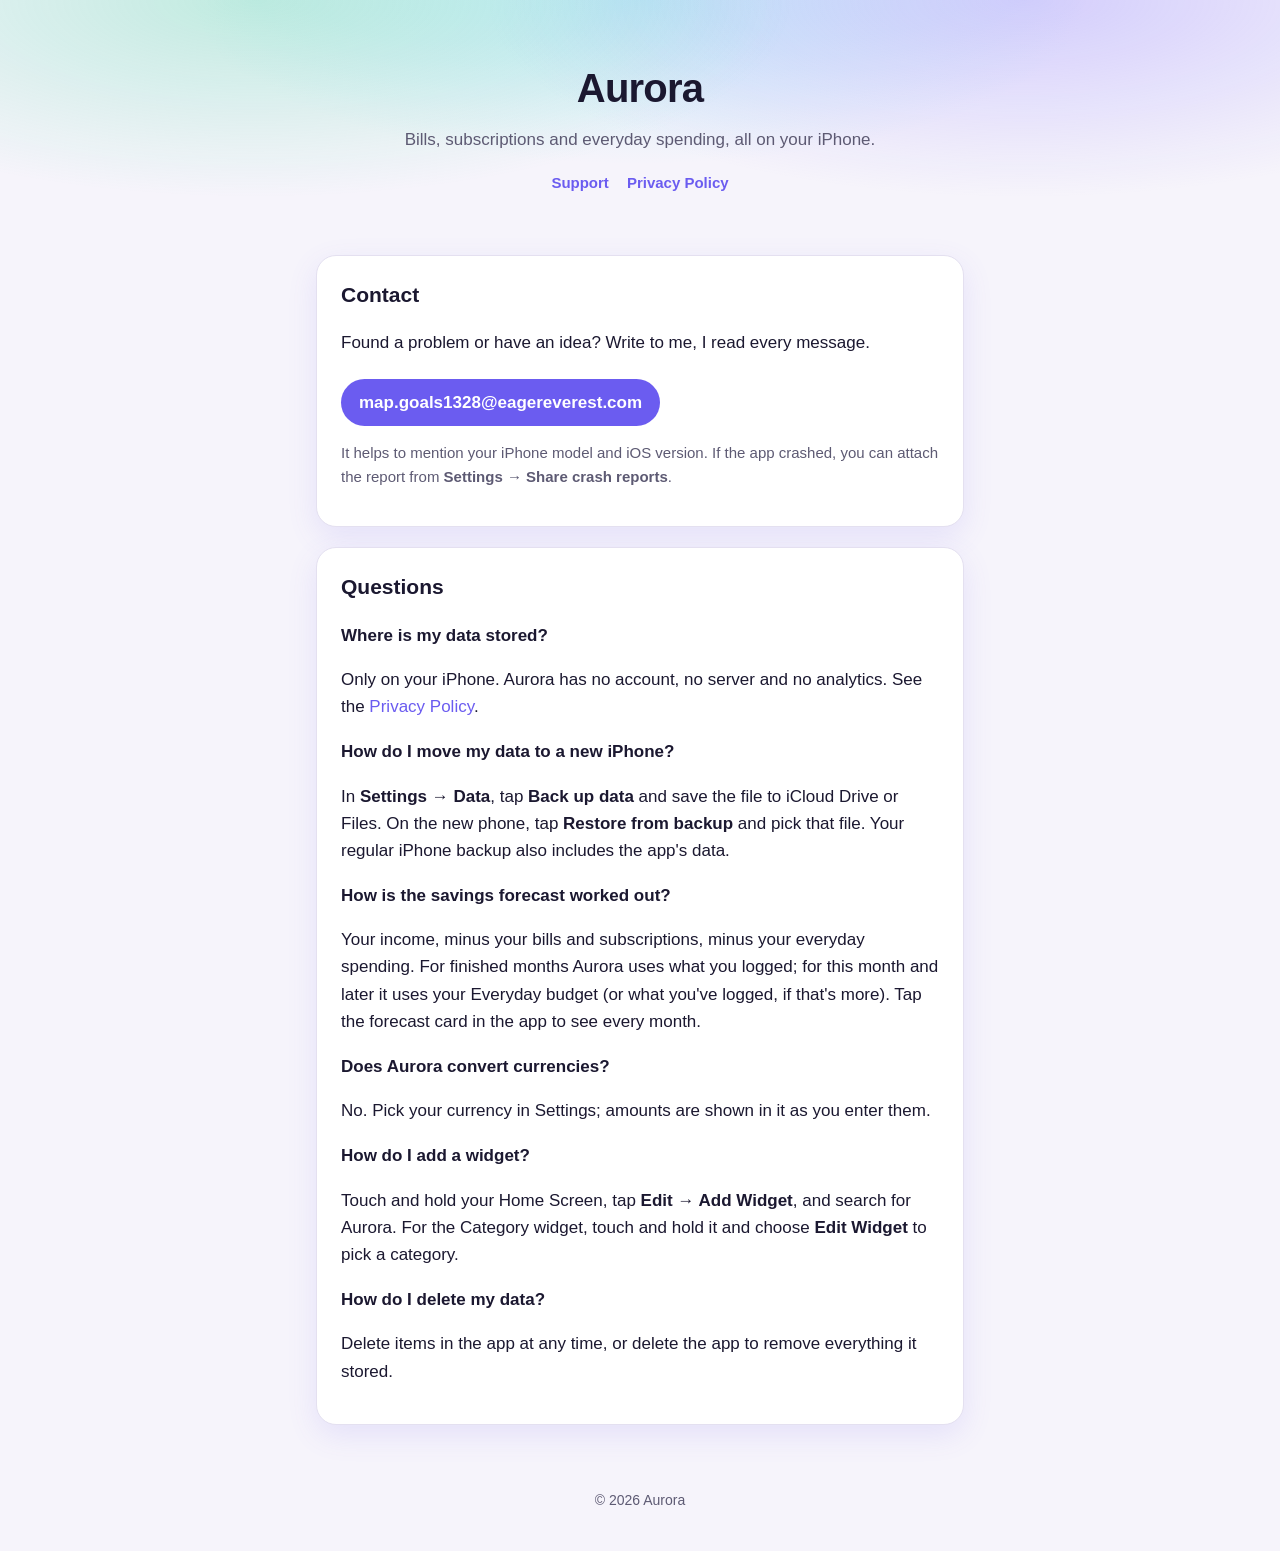
<file: index.html>
<!doctype html>
<html lang="en">
<head>
  <meta charset="utf-8">
  <meta name="viewport" content="width=device-width, initial-scale=1">
  <title>Aurora Support</title>
  <meta name="description" content="Help and contact for Aurora, the expense tracker for iPhone.">
  <link rel="stylesheet" href="style.css">
</head>
<body>
  <header class="hero">
    <h1>Aurora</h1>
    <p>Bills, subscriptions and everyday spending, all on your iPhone.</p>
    <nav><a href="./">Support</a><a href="privacy.html">Privacy Policy</a></nav>
  </header>

  <main>
    <section>
      <h2>Contact</h2>
      <p>Found a problem or have an idea? Write to me, I read every message.</p>
      <a class="mail" href="mailto:map.goals1328@eagereverest.com">map.goals1328@eagereverest.com</a>
      <p class="muted">It helps to mention your iPhone model and iOS version. If the app crashed, you can attach the report from <strong>Settings → Share crash reports</strong>.</p>
    </section>

    <section>
      <h2>Questions</h2>

      <h3>Where is my data stored?</h3>
      <p>Only on your iPhone. Aurora has no account, no server and no analytics. See the <a href="privacy.html">Privacy Policy</a>.</p>

      <h3>How do I move my data to a new iPhone?</h3>
      <p>In <strong>Settings → Data</strong>, tap <strong>Back up data</strong> and save the file to iCloud Drive or Files. On the new phone, tap <strong>Restore from backup</strong> and pick that file. Your regular iPhone backup also includes the app's data.</p>

      <h3>How is the savings forecast worked out?</h3>
      <p>Your income, minus your bills and subscriptions, minus your everyday spending. For finished months Aurora uses what you logged; for this month and later it uses your Everyday budget (or what you've logged, if that's more). Tap the forecast card in the app to see every month.</p>

      <h3>Does Aurora convert currencies?</h3>
      <p>No. Pick your currency in Settings; amounts are shown in it as you enter them.</p>

      <h3>How do I add a widget?</h3>
      <p>Touch and hold your Home Screen, tap <strong>Edit → Add Widget</strong>, and search for Aurora. For the Category widget, touch and hold it and choose <strong>Edit Widget</strong> to pick a category.</p>

      <h3>How do I delete my data?</h3>
      <p>Delete items in the app at any time, or delete the app to remove everything it stored.</p>
    </section>
  </main>

  <footer>© 2026 Aurora</footer>
</body>
</html>
</file>
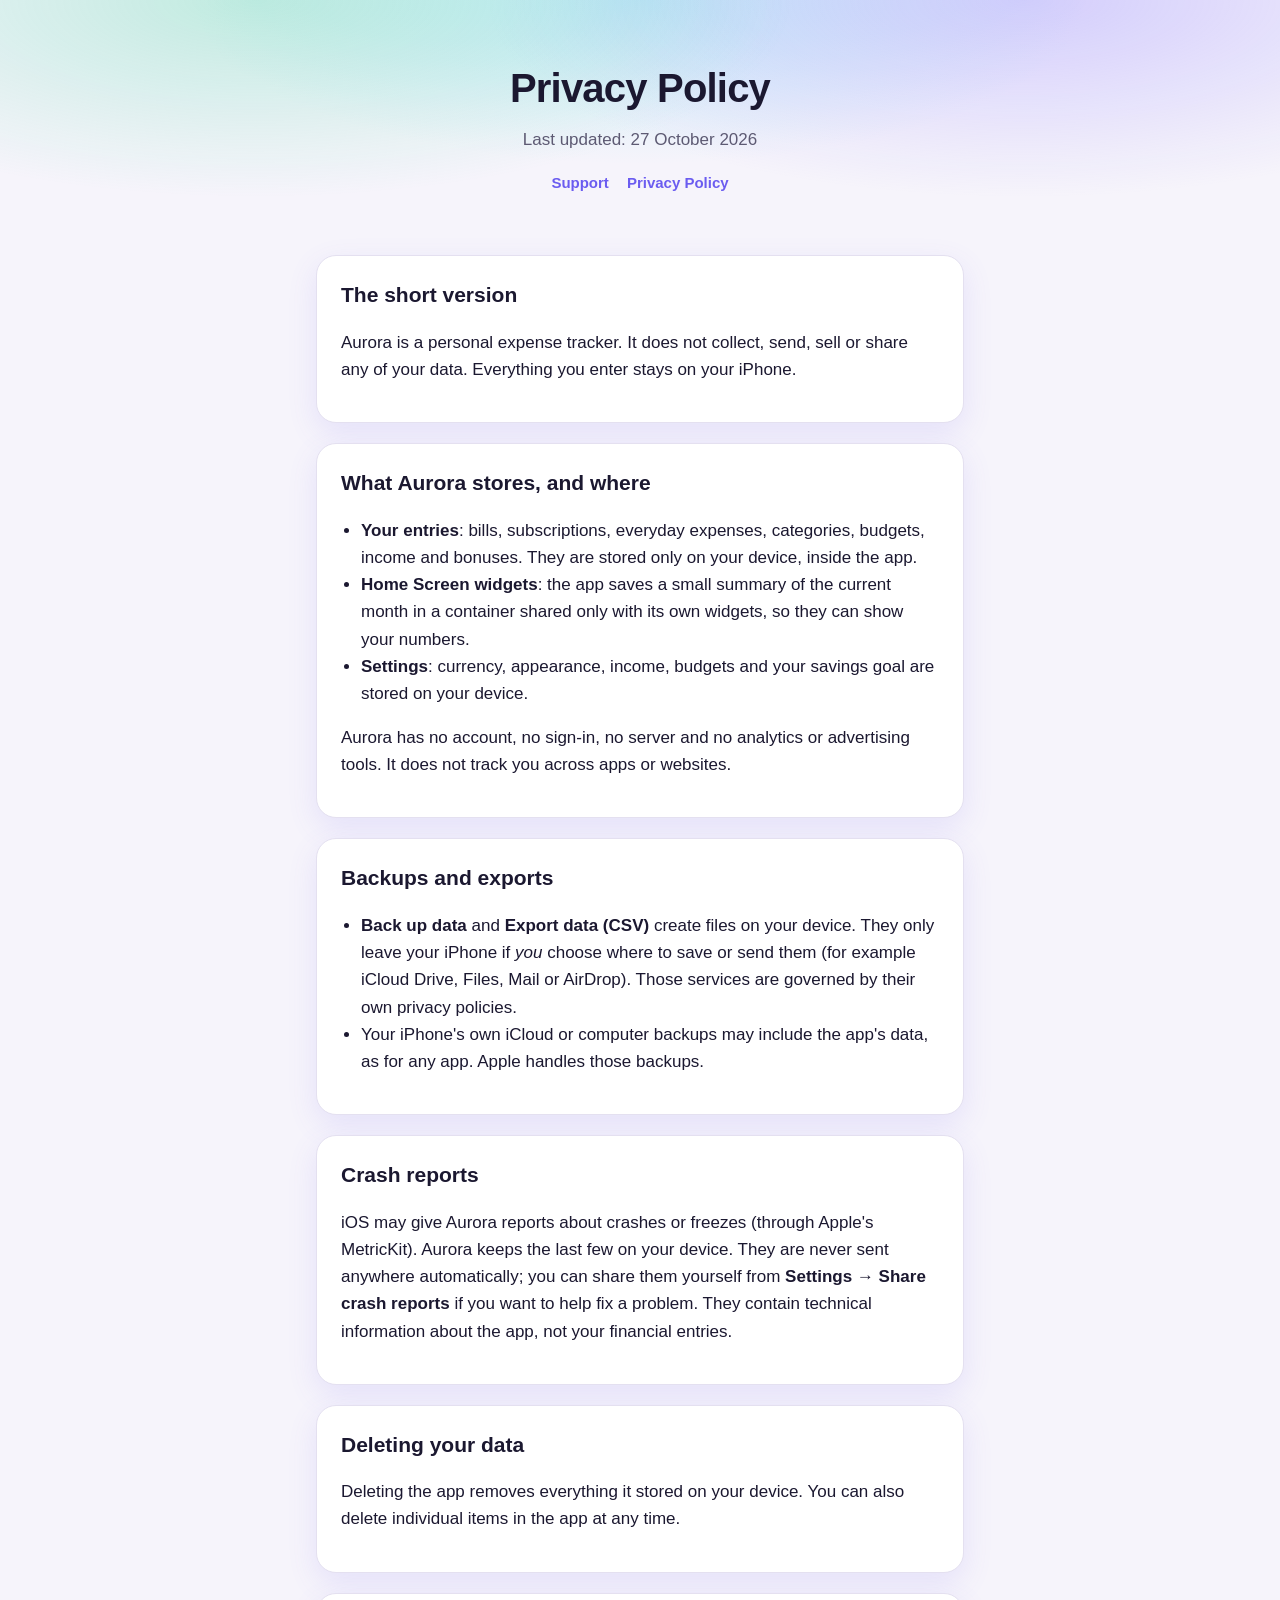
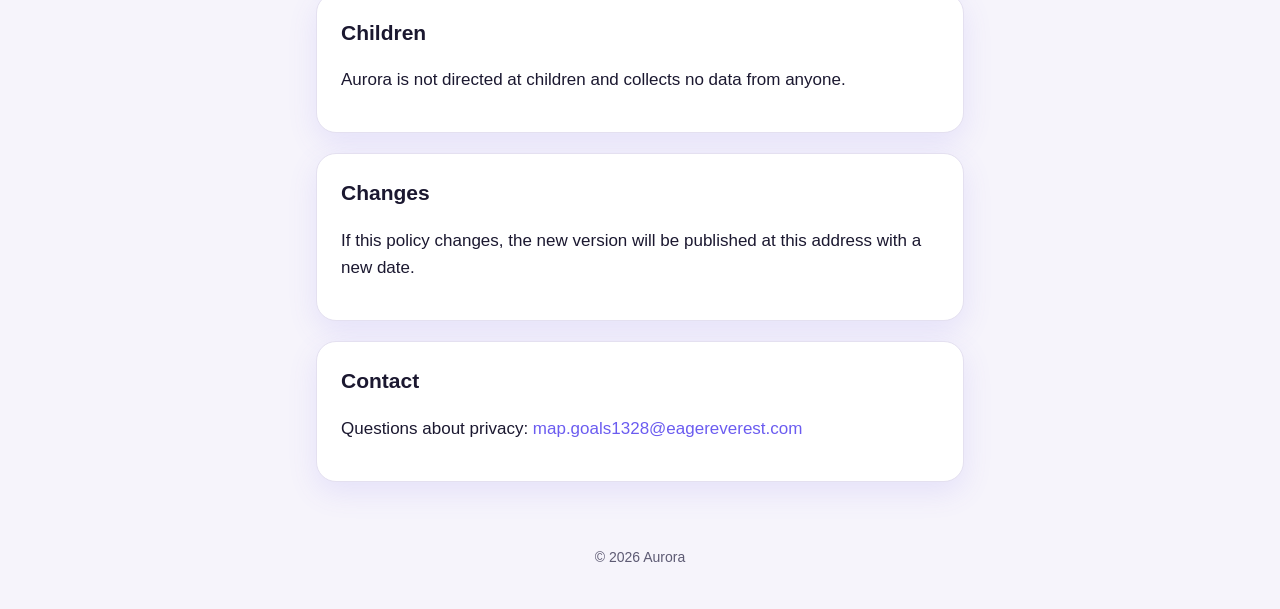
<file: privacy.html>
<!doctype html>
<html lang="en">
<head>
  <meta charset="utf-8">
  <meta name="viewport" content="width=device-width, initial-scale=1">
  <title>Aurora Privacy Policy</title>
  <meta name="description" content="Aurora does not collect, send, sell or share any of your data.">
  <link rel="stylesheet" href="style.css">
</head>
<body>
  <header class="hero">
    <h1>Privacy Policy</h1>
    <p>Last updated: 27 October 2026</p>
    <nav><a href="./">Support</a><a href="privacy.html">Privacy Policy</a></nav>
  </header>

  <main>
    <section>
      <h2>The short version</h2>
      <p>Aurora is a personal expense tracker. It does not collect, send, sell or share any of your data. Everything you enter stays on your iPhone.</p>
    </section>

    <section>
      <h2>What Aurora stores, and where</h2>
      <ul>
        <li><strong>Your entries</strong>: bills, subscriptions, everyday expenses, categories, budgets, income and bonuses. They are stored only on your device, inside the app.</li>
        <li><strong>Home Screen widgets</strong>: the app saves a small summary of the current month in a container shared only with its own widgets, so they can show your numbers.</li>
        <li><strong>Settings</strong>: currency, appearance, income, budgets and your savings goal are stored on your device.</li>
      </ul>
      <p>Aurora has no account, no sign-in, no server and no analytics or advertising tools. It does not track you across apps or websites.</p>
    </section>

    <section>
      <h2>Backups and exports</h2>
      <ul>
        <li><strong>Back up data</strong> and <strong>Export data (CSV)</strong> create files on your device. They only leave your iPhone if <em>you</em> choose where to save or send them (for example iCloud Drive, Files, Mail or AirDrop). Those services are governed by their own privacy policies.</li>
        <li>Your iPhone's own iCloud or computer backups may include the app's data, as for any app. Apple handles those backups.</li>
      </ul>
    </section>

    <section>
      <h2>Crash reports</h2>
      <p>iOS may give Aurora reports about crashes or freezes (through Apple's MetricKit). Aurora keeps the last few on your device. They are never sent anywhere automatically; you can share them yourself from <strong>Settings → Share crash reports</strong> if you want to help fix a problem. They contain technical information about the app, not your financial entries.</p>
    </section>

    <section>
      <h2>Deleting your data</h2>
      <p>Deleting the app removes everything it stored on your device. You can also delete individual items in the app at any time.</p>
    </section>

    <section>
      <h2>Children</h2>
      <p>Aurora is not directed at children and collects no data from anyone.</p>
    </section>

    <section>
      <h2>Changes</h2>
      <p>If this policy changes, the new version will be published at this address with a new date.</p>
    </section>

    <section>
      <h2>Contact</h2>
      <p>Questions about privacy: <a href="mailto:map.goals1328@eagereverest.com">map.goals1328@eagereverest.com</a></p>
    </section>
  </main>

  <footer>© 2026 Aurora</footer>
</body>
</html>
</file>
<file: style.css>
:root {
  --bg: #f6f4fb;
  --surface: #ffffff;
  --text: #1b1830;
  --muted: #5d5a73;
  --line: #e4e0f0;
  --accent: #6b5cf0;
  --glow: rgba(107, 92, 240, 0.12);
}
@media (prefers-color-scheme: dark) {
  :root {
    --bg: #0d0b1d;
    --surface: #17142c;
    --text: #f1eefc;
    --muted: #a9a4c4;
    --line: #2a2647;
    --accent: #9d8fff;
    --glow: rgba(110, 230, 190, 0.10);
  }
}
* { box-sizing: border-box; }
body {
  margin: 0;
  background: var(--bg);
  color: var(--text);
  font: 17px/1.6 -apple-system, BlinkMacSystemFont, "SF Pro Text", "Helvetica Neue", Arial, sans-serif;
}
.hero {
  padding: 56px 16px 40px;
  text-align: center;
  background:
    radial-gradient(60% 120% at 20% 0%, rgba(52, 211, 153, 0.28), transparent 70%),
    radial-gradient(60% 120% at 80% 0%, rgba(139, 124, 255, 0.32), transparent 70%),
    radial-gradient(50% 100% at 50% 0%, rgba(34, 211, 238, 0.22), transparent 70%);
}
.hero h1 { margin: 0 0 6px; font-size: 40px; letter-spacing: -0.02em; }
.hero p { margin: 0; color: var(--muted); }
nav { margin-top: 18px; display: flex; gap: 18px; justify-content: center; font-weight: 600; font-size: 15px; }
main { max-width: 680px; margin: 0 auto; padding: 0 16px 64px; }
section {
  background: var(--surface);
  border: 1px solid var(--line);
  border-radius: 20px;
  padding: 22px 24px;
  margin-top: 20px;
  box-shadow: 0 10px 30px var(--glow);
}
h2 { margin: 0 0 10px; font-size: 21px; }
h3 { margin: 18px 0 4px; font-size: 17px; }
p, li { color: var(--text); }
.muted { color: var(--muted); font-size: 15px; }
a { color: var(--accent); text-decoration: none; }
a:hover { text-decoration: underline; }
.mail {
  display: inline-block;
  margin-top: 6px;
  padding: 10px 18px;
  border-radius: 999px;
  background: var(--accent);
  color: #fff;
  font-weight: 600;
  max-width: 100%;
  overflow-wrap: anywhere;
}
.mail:hover { text-decoration: none; opacity: 0.9; }
ul { padding-left: 20px; }
footer { text-align: center; color: var(--muted); font-size: 14px; padding: 0 16px 40px; }
</file>
